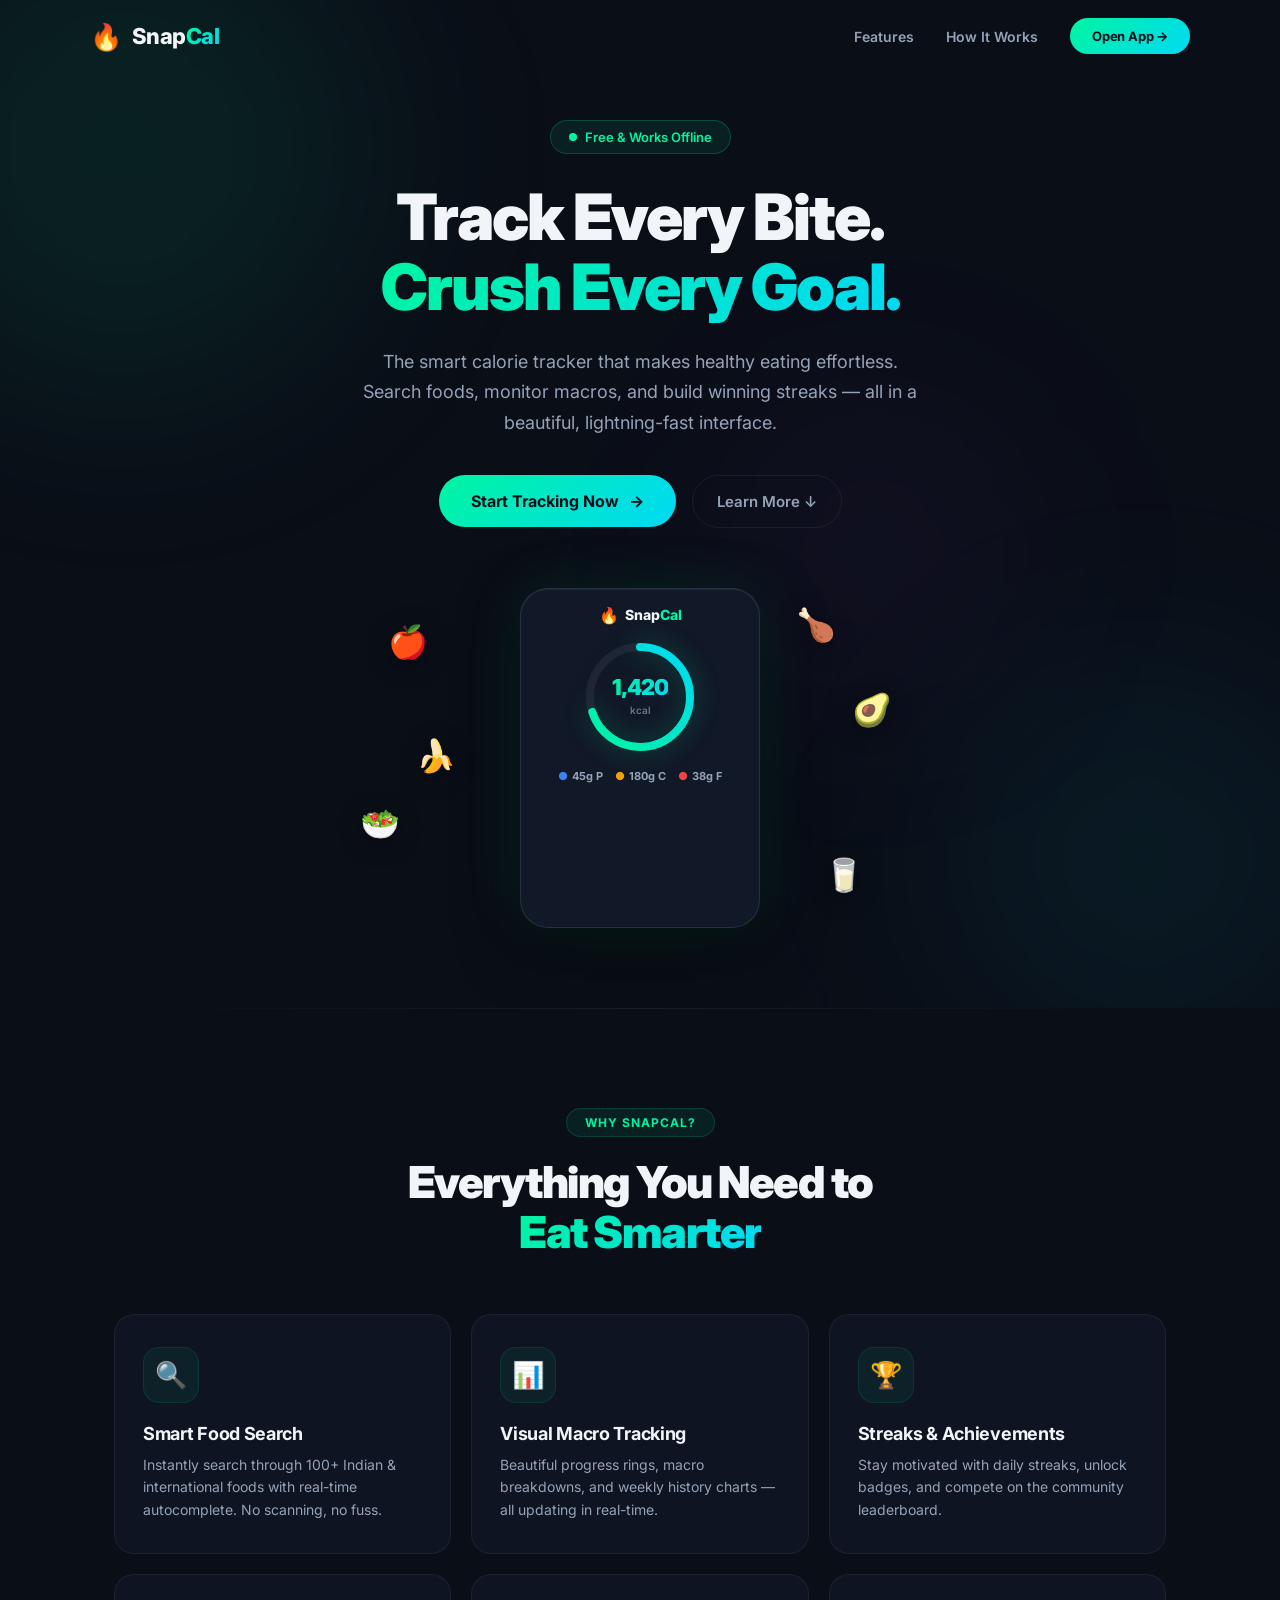
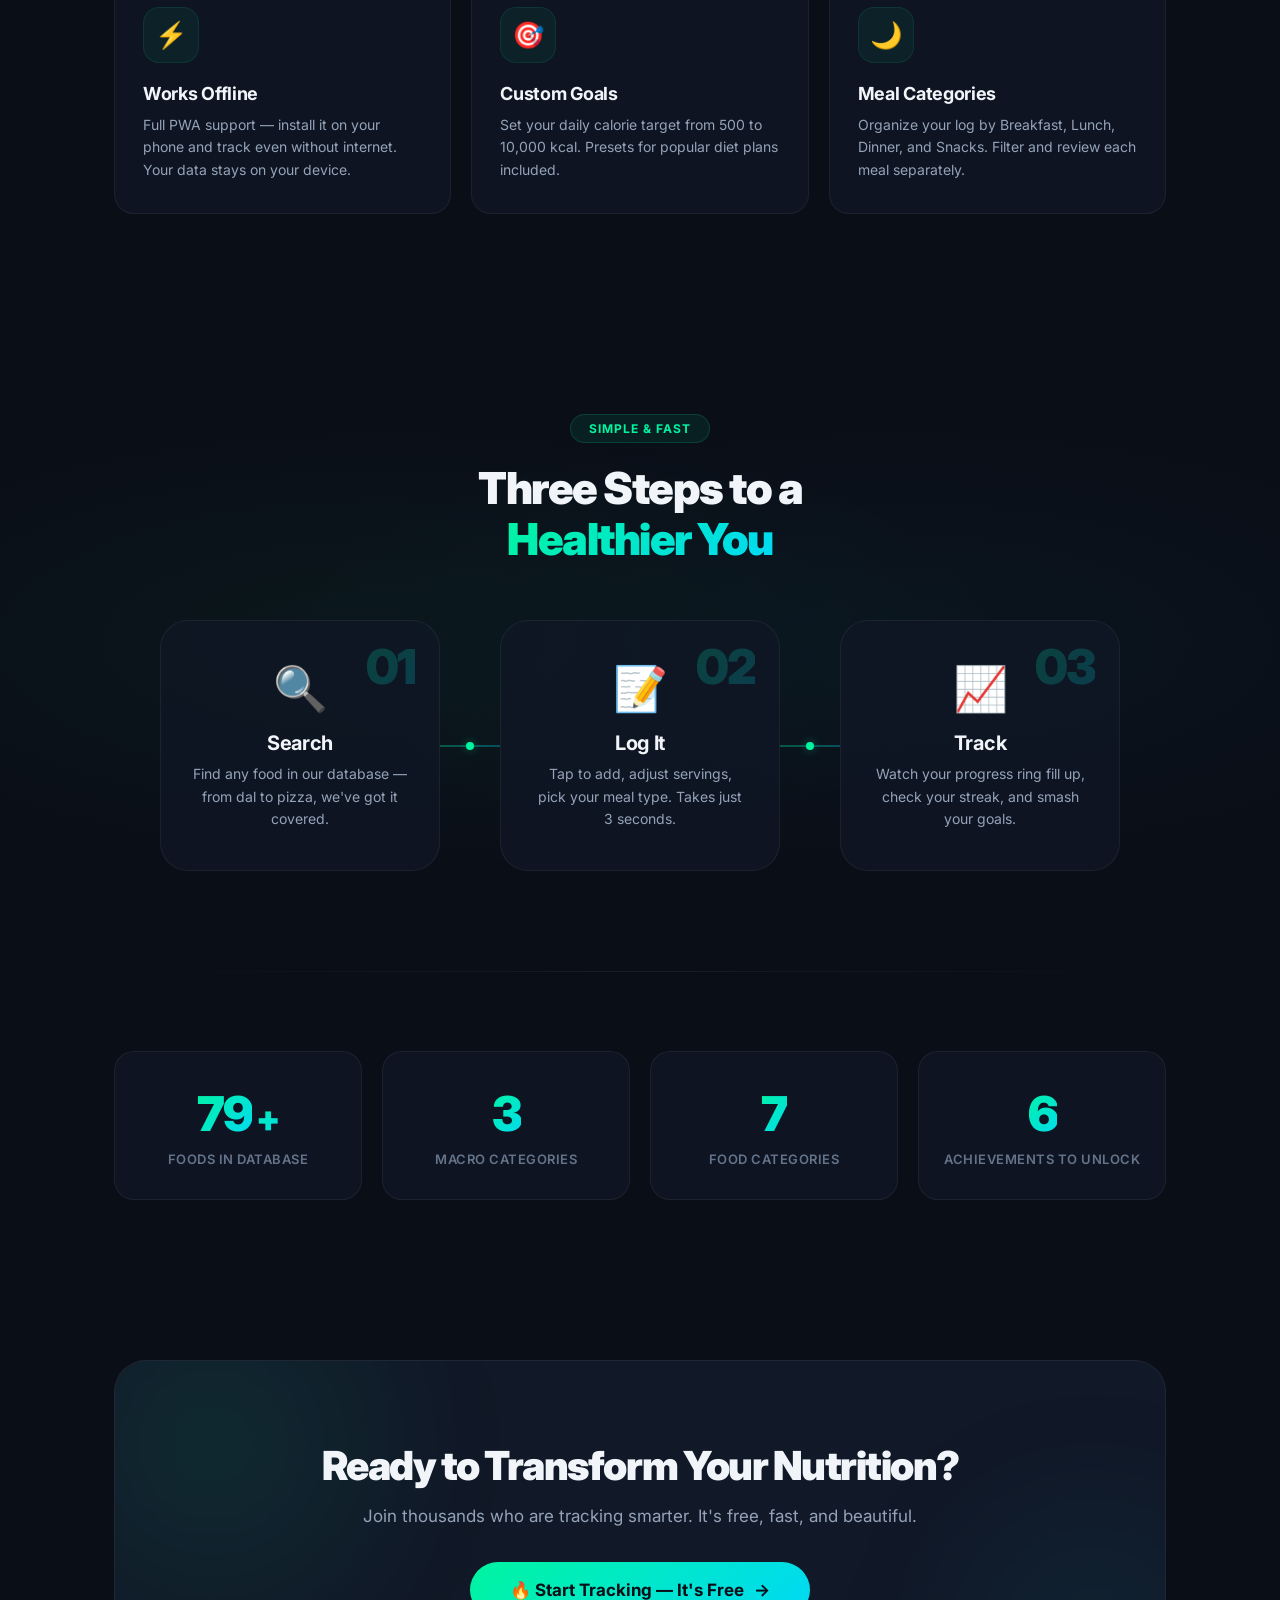
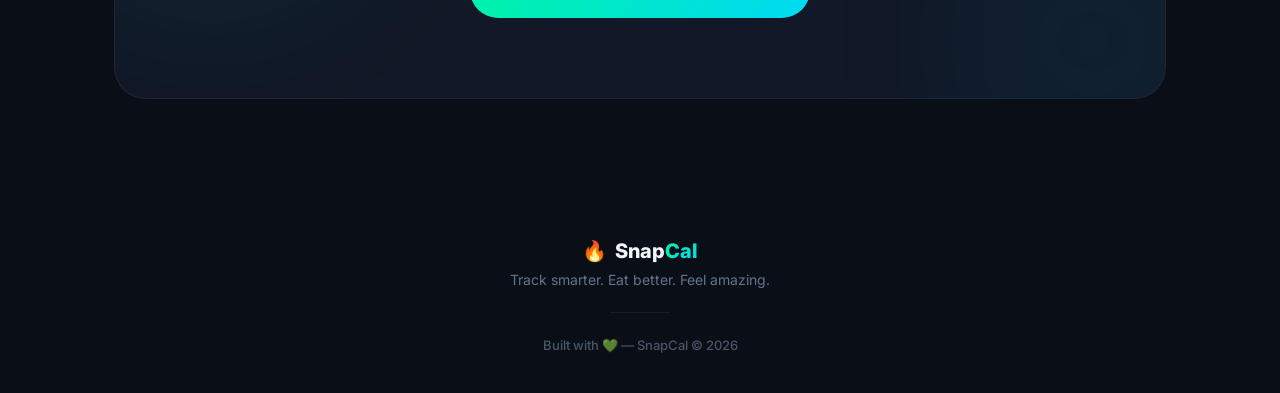
<file: templates/landing.html>
<!DOCTYPE html>
<html lang="en">

<head>
    <meta charset="UTF-8">
    <meta name="viewport" content="width=device-width, initial-scale=1.0">
    <title>SnapCal — Smart Calorie Tracker | Track Every Bite</title>
    <meta name="description"
        content="SnapCal helps you track calories effortlessly. Search 100+ foods, monitor macros, and crush your health goals with beautiful visual tracking.">
    <meta name="theme-color" content="#0a0e17">

    <link rel="preconnect" href="https://fonts.googleapis.com">
    <link rel="preconnect" href="https://fonts.gstatic.com" crossorigin>
    <link href="https://fonts.googleapis.com/css2?family=Inter:wght@300;400;500;600;700;800;900&display=swap"
        rel="stylesheet">
    <link rel="stylesheet" href="/static/css/landing.css">
    <link rel="icon" type="image/png" href="/static/icons/icon-192.png">
</head>

<body>
    <!-- ===== NAVBAR ===== -->
    <nav class="landing-nav" id="landingNav">
        <div class="nav-inner">
            <div class="nav-logo">
                <span class="nav-logo-icon">🔥</span>
                <span class="nav-logo-text">Snap<span class="gradient-text">Cal</span></span>
            </div>
            <div class="nav-links">
                <a href="#features">Features</a>
                <a href="#how-it-works">How It Works</a>
                <a href="/tracker" class="nav-cta">Open App →</a>
            </div>
        </div>
    </nav>

    <!-- ===== HERO SECTION ===== -->
    <section class="hero" id="hero">
        <!-- Animated background orbs -->
        <div class="hero-orb hero-orb-1"></div>
        <div class="hero-orb hero-orb-2"></div>
        <div class="hero-orb hero-orb-3"></div>

        <div class="hero-content">
            <div class="hero-badge reveal">
                <span class="hero-badge-dot"></span>
                <span>Free & Works Offline</span>
            </div>
            <h1 class="hero-title reveal">
                Track Every Bite.<br>
                <span class="gradient-text-large">Crush Every Goal.</span>
            </h1>
            <p class="hero-subtitle reveal">
                The smart calorie tracker that makes healthy eating effortless.
                Search foods, monitor macros, and build winning streaks — all
                in a beautiful, lightning-fast interface.
            </p>
            <div class="hero-actions reveal">
                <a href="/tracker" class="btn-primary" id="heroCta">
                    <span>Start Tracking Now</span>
                    <span class="btn-arrow">→</span>
                </a>
                <a href="#features" class="btn-secondary">
                    Learn More ↓
                </a>
            </div>

            <!-- Hero visual: floating food emojis -->
            <div class="hero-visual reveal">
                <div class="hero-phone">
                    <div class="phone-screen">
                        <div class="phone-header">
                            <span>🔥</span>
                            <span class="phone-title">Snap<span style="color: #00f5a0;">Cal</span></span>
                        </div>
                        <div class="phone-ring">
                            <svg viewBox="0 0 120 120">
                                <circle cx="60" cy="60" r="50" fill="none" stroke="rgba(255,255,255,0.06)"
                                    stroke-width="8" />
                                <circle cx="60" cy="60" r="50" fill="none" stroke="url(#miniGrad)" stroke-width="8"
                                    stroke-linecap="round" stroke-dasharray="314" stroke-dashoffset="94"
                                    transform="rotate(-90 60 60)" />
                                <defs>
                                    <linearGradient id="miniGrad" x1="0%" y1="0%" x2="100%" y2="100%">
                                        <stop offset="0%" style="stop-color:#00f5a0" />
                                        <stop offset="100%" style="stop-color:#00d9f5" />
                                    </linearGradient>
                                </defs>
                            </svg>
                            <div class="phone-ring-text">
                                <span class="phone-cal">1,420</span>
                                <span class="phone-label">kcal</span>
                            </div>
                        </div>
                        <div class="phone-macros">
                            <div class="phone-macro"><span style="color:#3b82f6;">●</span> 45g P</div>
                            <div class="phone-macro"><span style="color:#f59e0b;">●</span> 180g C</div>
                            <div class="phone-macro"><span style="color:#ef4444;">●</span> 38g F</div>
                        </div>
                    </div>
                </div>

                <!-- Floating food emojis around phone -->
                <span class="floating-emoji emoji-1">🍎</span>
                <span class="floating-emoji emoji-2">🥑</span>
                <span class="floating-emoji emoji-3">🥗</span>
                <span class="floating-emoji emoji-4">🍗</span>
                <span class="floating-emoji emoji-5">🥛</span>
                <span class="floating-emoji emoji-6">🍌</span>
            </div>
        </div>
    </section>

    <!-- ===== FEATURES SECTION ===== -->
    <section class="features" id="features">
        <div class="section-container">
            <div class="section-header reveal">
                <span class="section-tag">Why SnapCal?</span>
                <h2 class="section-heading">Everything You Need to<br><span class="gradient-text-large">Eat
                        Smarter</span></h2>
            </div>

            <div class="features-grid">
                <div class="feature-card reveal" style="--delay: 0s">
                    <div class="feature-icon-wrapper">
                        <span class="feature-icon">🔍</span>
                    </div>
                    <h3>Smart Food Search</h3>
                    <p>Instantly search through 100+ Indian & international foods with real-time autocomplete. No
                        scanning, no fuss.</p>
                </div>

                <div class="feature-card reveal" style="--delay: 0.15s">
                    <div class="feature-icon-wrapper">
                        <span class="feature-icon">📊</span>
                    </div>
                    <h3>Visual Macro Tracking</h3>
                    <p>Beautiful progress rings, macro breakdowns, and weekly history charts — all updating in
                        real-time.</p>
                </div>

                <div class="feature-card reveal" style="--delay: 0.3s">
                    <div class="feature-icon-wrapper">
                        <span class="feature-icon">🏆</span>
                    </div>
                    <h3>Streaks & Achievements</h3>
                    <p>Stay motivated with daily streaks, unlock badges, and compete on the community leaderboard.</p>
                </div>

                <div class="feature-card reveal" style="--delay: 0.45s">
                    <div class="feature-icon-wrapper">
                        <span class="feature-icon">⚡</span>
                    </div>
                    <h3>Works Offline</h3>
                    <p>Full PWA support — install it on your phone and track even without internet. Your data stays on
                        your device.</p>
                </div>

                <div class="feature-card reveal" style="--delay: 0.6s">
                    <div class="feature-icon-wrapper">
                        <span class="feature-icon">🎯</span>
                    </div>
                    <h3>Custom Goals</h3>
                    <p>Set your daily calorie target from 500 to 10,000 kcal. Presets for popular diet plans included.
                    </p>
                </div>

                <div class="feature-card reveal" style="--delay: 0.75s">
                    <div class="feature-icon-wrapper">
                        <span class="feature-icon">🌙</span>
                    </div>
                    <h3>Meal Categories</h3>
                    <p>Organize your log by Breakfast, Lunch, Dinner, and Snacks. Filter and review each meal
                        separately.</p>
                </div>
            </div>
        </div>
    </section>

    <!-- ===== HOW IT WORKS ===== -->
    <section class="how-it-works" id="how-it-works">
        <div class="section-container">
            <div class="section-header reveal">
                <span class="section-tag">Simple & Fast</span>
                <h2 class="section-heading">Three Steps to a<br><span class="gradient-text-large">Healthier
                        You</span></h2>
            </div>

            <div class="steps-grid">
                <div class="step-card reveal" style="--delay: 0s">
                    <div class="step-number">01</div>
                    <div class="step-emoji">🔍</div>
                    <h3>Search</h3>
                    <p>Find any food in our database — from dal to pizza, we've got it covered.</p>
                </div>

                <div class="step-connector reveal">
                    <div class="connector-line"></div>
                    <div class="connector-dot"></div>
                </div>

                <div class="step-card reveal" style="--delay: 0.2s">
                    <div class="step-number">02</div>
                    <div class="step-emoji">📝</div>
                    <h3>Log It</h3>
                    <p>Tap to add, adjust servings, pick your meal type. Takes just 3 seconds.</p>
                </div>

                <div class="step-connector reveal">
                    <div class="connector-line"></div>
                    <div class="connector-dot"></div>
                </div>

                <div class="step-card reveal" style="--delay: 0.4s">
                    <div class="step-number">03</div>
                    <div class="step-emoji">📈</div>
                    <h3>Track</h3>
                    <p>Watch your progress ring fill up, check your streak, and smash your goals.</p>
                </div>
            </div>
        </div>
    </section>

    <!-- ===== STATS SECTION ===== -->
    <section class="stats-section" id="stats">
        <div class="section-container">
            <div class="stats-grid">
                <div class="stat-item reveal" style="--delay: 0s">
                    <div class="stat-number" data-target="100">0</div>
                    <div class="stat-suffix">+</div>
                    <div class="stat-label">Foods in Database</div>
                </div>
                <div class="stat-item reveal" style="--delay: 0.1s">
                    <div class="stat-number" data-target="4">0</div>
                    <div class="stat-suffix"></div>
                    <div class="stat-label">Macro Categories</div>
                </div>
                <div class="stat-item reveal" style="--delay: 0.2s">
                    <div class="stat-number" data-target="9">0</div>
                    <div class="stat-suffix"></div>
                    <div class="stat-label">Food Categories</div>
                </div>
                <div class="stat-item reveal" style="--delay: 0.3s">
                    <div class="stat-number" data-target="8">0</div>
                    <div class="stat-suffix"></div>
                    <div class="stat-label">Achievements to Unlock</div>
                </div>
            </div>
        </div>
    </section>

    <!-- ===== FINAL CTA ===== -->
    <section class="final-cta" id="finalCta">
        <div class="section-container">
            <div class="cta-card reveal">
                <div class="cta-orb cta-orb-1"></div>
                <div class="cta-orb cta-orb-2"></div>
                <div class="cta-content">
                    <h2>Ready to Transform Your Nutrition?</h2>
                    <p>Join thousands who are tracking smarter. It's free, fast, and beautiful.</p>
                    <a href="/tracker" class="btn-primary btn-large">
                        <span>🔥 Start Tracking — It's Free</span>
                        <span class="btn-arrow">→</span>
                    </a>
                </div>
            </div>
        </div>
    </section>

    <!-- ===== FOOTER ===== -->
    <footer class="landing-footer">
        <div class="footer-inner">
            <div class="footer-logo">
                <span>🔥</span>
                <span>Snap<span class="gradient-text">Cal</span></span>
            </div>
            <p class="footer-tagline">Track smarter. Eat better. Feel amazing.</p>
            <div class="footer-divider"></div>
            <p class="footer-copy">Built with 💚 — SnapCal © 2026</p>
        </div>
    </footer>

    <script src="/static/js/landing.js"></script>
</body>

</html>
</file>
<file: static/css/landing.css>
/* ===== CSS RESET & VARIABLES ===== */
*,
*::before,
*::after {
    margin: 0;
    padding: 0;
    box-sizing: border-box;
}

:root {
    --bg-primary: #0a0e17;
    --bg-secondary: #111827;
    --bg-card: rgba(17, 24, 39, 0.7);
    --bg-glass: rgba(255, 255, 255, 0.03);
    --border-glass: rgba(255, 255, 255, 0.06);

    --text-primary: #f1f5f9;
    --text-secondary: #94a3b8;
    --text-muted: #64748b;

    --accent-green: #00f5a0;
    --accent-cyan: #00d9f5;
    --accent-purple: #a855f7;
    --accent-orange: #f97316;
    --accent-pink: #ec4899;

    --gradient-primary: linear-gradient(135deg, #00f5a0, #00d9f5);
    --gradient-warm: linear-gradient(135deg, #f97316, #ec4899);
    --gradient-cool: linear-gradient(135deg, #a855f7, #3b82f6);

    --shadow-sm: 0 2px 8px rgba(0, 0, 0, 0.3);
    --shadow-md: 0 4px 20px rgba(0, 0, 0, 0.4);
    --shadow-lg: 0 8px 40px rgba(0, 0, 0, 0.5);
    --shadow-glow: 0 0 40px rgba(0, 245, 160, 0.2);

    --radius-sm: 8px;
    --radius-md: 12px;
    --radius-lg: 20px;
    --radius-xl: 28px;

    --font: 'Inter', -apple-system, BlinkMacSystemFont, sans-serif;
    --transition: 0.3s cubic-bezier(0.4, 0, 0.2, 1);
}

html {
    scroll-behavior: smooth;
}

body {
    font-family: var(--font);
    background: var(--bg-primary);
    color: var(--text-primary);
    min-height: 100vh;
    overflow-x: hidden;
}

/* ===== REVEAL ANIMATION ===== */
.reveal {
    opacity: 0;
    transform: translateY(40px);
    transition: opacity 0.8s cubic-bezier(0.4, 0, 0.2, 1),
        transform 0.8s cubic-bezier(0.4, 0, 0.2, 1);
    transition-delay: var(--delay, 0s);
}

.reveal.active {
    opacity: 1;
    transform: translateY(0);
}

/* ===== GRADIENT TEXTS ===== */
.gradient-text {
    background: var(--gradient-primary);
    -webkit-background-clip: text;
    -webkit-text-fill-color: transparent;
    background-clip: text;
}

.gradient-text-large {
    background: var(--gradient-primary);
    -webkit-background-clip: text;
    -webkit-text-fill-color: transparent;
    background-clip: text;
}

/* ===== NAVBAR ===== */
.landing-nav {
    position: fixed;
    top: 0;
    left: 0;
    right: 0;
    z-index: 1000;
    padding: 0 24px;
    transition: var(--transition);
    background: transparent;
}

.landing-nav.scrolled {
    background: rgba(10, 14, 23, 0.85);
    backdrop-filter: blur(20px) saturate(180%);
    -webkit-backdrop-filter: blur(20px) saturate(180%);
    border-bottom: 1px solid var(--border-glass);
}

.nav-inner {
    max-width: 1100px;
    margin: 0 auto;
    display: flex;
    justify-content: space-between;
    align-items: center;
    padding: 18px 0;
}

.nav-logo {
    display: flex;
    align-items: center;
    gap: 10px;
    font-size: 22px;
    font-weight: 800;
    letter-spacing: -0.5px;
}

.nav-logo-icon {
    font-size: 26px;
    animation: flame 1.5s ease-in-out infinite alternate;
}

@keyframes flame {
    0% {
        transform: scale(1) rotate(-3deg);
    }

    100% {
        transform: scale(1.1) rotate(3deg);
    }
}

.nav-links {
    display: flex;
    align-items: center;
    gap: 32px;
}

.nav-links a {
    text-decoration: none;
    color: var(--text-secondary);
    font-size: 14px;
    font-weight: 600;
    transition: var(--transition);
}

.nav-links a:hover {
    color: var(--text-primary);
}

.nav-cta {
    background: var(--gradient-primary) !important;
    -webkit-background-clip: initial !important;
    -webkit-text-fill-color: initial !important;
    background-clip: initial !important;
    color: #0a0e17 !important;
    padding: 10px 22px !important;
    border-radius: 100px;
    font-weight: 700 !important;
    font-size: 13px !important;
    letter-spacing: -0.2px;
    transition: var(--transition);
}

.nav-cta:hover {
    transform: translateY(-1px);
    box-shadow: var(--shadow-glow);
}

/* ===== HERO SECTION ===== */
.hero {
    position: relative;
    min-height: 100vh;
    display: flex;
    align-items: center;
    justify-content: center;
    padding: 120px 24px 80px;
    overflow: hidden;
}

.hero-orb {
    position: absolute;
    border-radius: 50%;
    filter: blur(100px);
    pointer-events: none;
    animation: float 8s ease-in-out infinite;
}

.hero-orb-1 {
    width: 500px;
    height: 500px;
    background: rgba(0, 245, 160, 0.08);
    top: -10%;
    left: -10%;
    animation-delay: 0s;
}

.hero-orb-2 {
    width: 400px;
    height: 400px;
    background: rgba(0, 217, 245, 0.06);
    bottom: -5%;
    right: -5%;
    animation-delay: -3s;
}

.hero-orb-3 {
    width: 300px;
    height: 300px;
    background: rgba(168, 85, 247, 0.05);
    top: 40%;
    right: 20%;
    animation-delay: -5s;
}

@keyframes float {

    0%,
    100% {
        transform: translate(0, 0) scale(1);
    }

    33% {
        transform: translate(30px, -30px) scale(1.05);
    }

    66% {
        transform: translate(-20px, 20px) scale(0.95);
    }
}

.hero-content {
    max-width: 800px;
    text-align: center;
    position: relative;
    z-index: 1;
}

.hero-badge {
    display: inline-flex;
    align-items: center;
    gap: 8px;
    background: rgba(0, 245, 160, 0.08);
    border: 1px solid rgba(0, 245, 160, 0.2);
    padding: 8px 18px;
    border-radius: 100px;
    font-size: 13px;
    font-weight: 600;
    color: var(--accent-green);
    margin-bottom: 28px;
}

.hero-badge-dot {
    width: 8px;
    height: 8px;
    border-radius: 50%;
    background: var(--accent-green);
    animation: pulse-dot 2s ease-in-out infinite;
}

@keyframes pulse-dot {

    0%,
    100% {
        opacity: 1;
        transform: scale(1);
    }

    50% {
        opacity: 0.5;
        transform: scale(0.8);
    }
}

.hero-title {
    font-size: clamp(36px, 6vw, 64px);
    font-weight: 900;
    line-height: 1.1;
    letter-spacing: -2px;
    margin-bottom: 24px;
}

.hero-subtitle {
    font-size: clamp(15px, 2vw, 18px);
    color: var(--text-secondary);
    line-height: 1.7;
    max-width: 560px;
    margin: 0 auto 36px;
    font-weight: 400;
}

.hero-actions {
    display: flex;
    gap: 16px;
    justify-content: center;
    align-items: center;
    flex-wrap: wrap;
    margin-bottom: 60px;
}

/* ===== BUTTONS ===== */
.btn-primary {
    display: inline-flex;
    align-items: center;
    gap: 10px;
    background: var(--gradient-primary);
    color: #0a0e17;
    padding: 16px 32px;
    border-radius: 100px;
    font-size: 16px;
    font-weight: 700;
    text-decoration: none;
    transition: var(--transition);
    font-family: var(--font);
    position: relative;
    overflow: hidden;
}

.btn-primary::before {
    content: '';
    position: absolute;
    inset: 0;
    background: linear-gradient(135deg, rgba(255, 255, 255, 0.2), transparent);
    opacity: 0;
    transition: var(--transition);
}

.btn-primary:hover {
    transform: translateY(-2px);
    box-shadow: 0 0 50px rgba(0, 245, 160, 0.3), 0 0 100px rgba(0, 217, 245, 0.15);
}

.btn-primary:hover::before {
    opacity: 1;
}

.btn-primary:active {
    transform: scale(0.98);
}

.btn-arrow {
    transition: transform 0.3s;
}

.btn-primary:hover .btn-arrow {
    transform: translateX(4px);
}

.btn-secondary {
    color: var(--text-secondary);
    text-decoration: none;
    font-size: 15px;
    font-weight: 600;
    padding: 16px 24px;
    border-radius: 100px;
    transition: var(--transition);
    border: 1px solid var(--border-glass);
}

.btn-secondary:hover {
    color: var(--text-primary);
    background: rgba(255, 255, 255, 0.04);
    border-color: rgba(255, 255, 255, 0.12);
}

.btn-large {
    padding: 18px 40px;
    font-size: 17px;
}

/* ===== HERO PHONE VISUAL ===== */
.hero-visual {
    position: relative;
    display: flex;
    justify-content: center;
    align-items: center;
    margin-top: 20px;
}

.hero-phone {
    width: 240px;
    height: 340px;
    background: var(--bg-secondary);
    border: 1px solid rgba(255, 255, 255, 0.1);
    border-radius: 28px;
    padding: 16px;
    position: relative;
    box-shadow:
        0 0 60px rgba(0, 245, 160, 0.1),
        0 20px 60px rgba(0, 0, 0, 0.5),
        inset 0 1px 0 rgba(255, 255, 255, 0.05);
}

.phone-screen {
    height: 100%;
    display: flex;
    flex-direction: column;
    align-items: center;
    gap: 12px;
}

.phone-header {
    display: flex;
    align-items: center;
    gap: 6px;
    font-size: 16px;
    font-weight: 800;
}

.phone-title {
    font-size: 14px;
}

.phone-ring {
    position: relative;
    width: 120px;
    height: 120px;
}

.phone-ring svg {
    width: 100%;
    height: 100%;
    filter: drop-shadow(0 0 12px rgba(0, 245, 160, 0.3));
}

.phone-ring-text {
    position: absolute;
    top: 50%;
    left: 50%;
    transform: translate(-50%, -50%);
    text-align: center;
}

.phone-cal {
    display: block;
    font-size: 22px;
    font-weight: 900;
    background: var(--gradient-primary);
    -webkit-background-clip: text;
    -webkit-text-fill-color: transparent;
    background-clip: text;
    letter-spacing: -1px;
    line-height: 1;
}

.phone-label {
    font-size: 10px;
    color: var(--text-muted);
    font-weight: 600;
}

.phone-macros {
    display: flex;
    gap: 12px;
    font-size: 11px;
    font-weight: 700;
    color: var(--text-secondary);
}

.phone-macro {
    display: flex;
    align-items: center;
    gap: 4px;
}

/* Floating emojis */
.floating-emoji {
    position: absolute;
    font-size: 32px;
    animation: floatEmoji 6s ease-in-out infinite;
    filter: drop-shadow(0 4px 12px rgba(0, 0, 0, 0.4));
}

.emoji-1 {
    top: 10%;
    left: 5%;
    animation-delay: 0s;
}

.emoji-2 {
    top: 30%;
    right: 5%;
    animation-delay: -1s;
}

.emoji-3 {
    bottom: 25%;
    left: 0%;
    animation-delay: -2s;
}

.emoji-4 {
    top: 5%;
    right: 15%;
    animation-delay: -3s;
}

.emoji-5 {
    bottom: 10%;
    right: 10%;
    animation-delay: -4s;
}

.emoji-6 {
    bottom: 45%;
    left: 10%;
    animation-delay: -5s;
}

@keyframes floatEmoji {

    0%,
    100% {
        transform: translateY(0) rotate(0deg);
    }

    25% {
        transform: translateY(-15px) rotate(5deg);
    }

    75% {
        transform: translateY(10px) rotate(-5deg);
    }
}

/* ===== SECTION COMMON ===== */
.section-container {
    max-width: 1100px;
    margin: 0 auto;
    padding: 0 24px;
}

.section-header {
    text-align: center;
    margin-bottom: 56px;
}

.section-tag {
    display: inline-block;
    background: rgba(0, 245, 160, 0.08);
    border: 1px solid rgba(0, 245, 160, 0.15);
    color: var(--accent-green);
    padding: 6px 18px;
    border-radius: 100px;
    font-size: 12px;
    font-weight: 700;
    text-transform: uppercase;
    letter-spacing: 1px;
    margin-bottom: 20px;
}

.section-heading {
    font-size: clamp(28px, 4vw, 44px);
    font-weight: 900;
    line-height: 1.15;
    letter-spacing: -1.5px;
}

/* ===== FEATURES ===== */
.features {
    padding: 100px 0;
    position: relative;
}

.features::before {
    content: '';
    position: absolute;
    top: 0;
    left: 50%;
    transform: translateX(-50%);
    width: 80%;
    height: 1px;
    background: linear-gradient(90deg, transparent, var(--border-glass), transparent);
}

.features-grid {
    display: grid;
    grid-template-columns: repeat(3, 1fr);
    gap: 20px;
}

.feature-card {
    background: var(--bg-card);
    border: 1px solid var(--border-glass);
    border-radius: var(--radius-lg);
    padding: 32px 28px;
    transition: var(--transition);
    position: relative;
    overflow: hidden;
}

.feature-card::before {
    content: '';
    position: absolute;
    top: 0;
    left: 0;
    right: 0;
    height: 2px;
    background: var(--gradient-primary);
    transform: scaleX(0);
    transform-origin: left;
    transition: transform 0.5s cubic-bezier(0.4, 0, 0.2, 1);
}

.feature-card:hover {
    transform: translateY(-6px);
    border-color: rgba(255, 255, 255, 0.1);
    box-shadow: 0 20px 60px rgba(0, 0, 0, 0.3), 0 0 40px rgba(0, 245, 160, 0.05);
}

.feature-card:hover::before {
    transform: scaleX(1);
}

.feature-icon-wrapper {
    width: 56px;
    height: 56px;
    background: rgba(0, 245, 160, 0.06);
    border: 1px solid rgba(0, 245, 160, 0.1);
    border-radius: 16px;
    display: flex;
    align-items: center;
    justify-content: center;
    margin-bottom: 20px;
    transition: var(--transition);
}

.feature-card:hover .feature-icon-wrapper {
    background: rgba(0, 245, 160, 0.1);
    border-color: rgba(0, 245, 160, 0.2);
    transform: scale(1.05);
}

.feature-icon {
    font-size: 26px;
}

.feature-card h3 {
    font-size: 18px;
    font-weight: 700;
    margin-bottom: 10px;
    letter-spacing: -0.3px;
}

.feature-card p {
    font-size: 14px;
    color: var(--text-secondary);
    line-height: 1.6;
    font-weight: 400;
}

/* ===== HOW IT WORKS ===== */
.how-it-works {
    padding: 100px 0;
    position: relative;
    background-image:
        radial-gradient(ellipse at 30% 50%, rgba(0, 245, 160, 0.04) 0%, transparent 50%),
        radial-gradient(ellipse at 70% 50%, rgba(0, 217, 245, 0.03) 0%, transparent 50%);
}

.steps-grid {
    display: flex;
    align-items: center;
    justify-content: center;
    gap: 0;
}

.step-card {
    background: var(--bg-card);
    border: 1px solid var(--border-glass);
    border-radius: var(--radius-xl);
    padding: 40px 32px;
    text-align: center;
    flex: 1;
    max-width: 280px;
    position: relative;
    transition: var(--transition);
}

.step-card:hover {
    transform: translateY(-4px);
    border-color: rgba(0, 245, 160, 0.15);
    box-shadow: var(--shadow-md);
}

.step-number {
    font-size: 48px;
    font-weight: 900;
    background: var(--gradient-primary);
    -webkit-background-clip: text;
    -webkit-text-fill-color: transparent;
    background-clip: text;
    opacity: 0.2;
    position: absolute;
    top: 16px;
    right: 24px;
    letter-spacing: -2px;
}

.step-emoji {
    font-size: 44px;
    margin-bottom: 16px;
}

.step-card h3 {
    font-size: 20px;
    font-weight: 700;
    margin-bottom: 8px;
    letter-spacing: -0.3px;
}

.step-card p {
    font-size: 14px;
    color: var(--text-secondary);
    line-height: 1.6;
}

.step-connector {
    display: flex;
    align-items: center;
    width: 60px;
    position: relative;
}

.connector-line {
    width: 100%;
    height: 2px;
    background: linear-gradient(90deg, rgba(0, 245, 160, 0.3), rgba(0, 217, 245, 0.3));
}

.connector-dot {
    position: absolute;
    left: 50%;
    top: 50%;
    transform: translate(-50%, -50%);
    width: 8px;
    height: 8px;
    border-radius: 50%;
    background: var(--accent-green);
    box-shadow: 0 0 10px rgba(0, 245, 160, 0.4);
}

/* ===== STATS SECTION ===== */
.stats-section {
    padding: 80px 0;
    position: relative;
}

.stats-section::before {
    content: '';
    position: absolute;
    top: 0;
    left: 50%;
    transform: translateX(-50%);
    width: 80%;
    height: 1px;
    background: linear-gradient(90deg, transparent, var(--border-glass), transparent);
}

.stats-grid {
    display: grid;
    grid-template-columns: repeat(4, 1fr);
    gap: 20px;
}

.stat-item {
    text-align: center;
    padding: 32px 16px;
    background: var(--bg-card);
    border: 1px solid var(--border-glass);
    border-radius: var(--radius-lg);
    transition: var(--transition);
}

.stat-item:hover {
    transform: translateY(-4px);
    border-color: rgba(0, 245, 160, 0.15);
}

.stat-number {
    font-size: 48px;
    font-weight: 900;
    background: var(--gradient-primary);
    -webkit-background-clip: text;
    -webkit-text-fill-color: transparent;
    background-clip: text;
    letter-spacing: -2px;
    display: inline;
}

.stat-suffix {
    font-size: 36px;
    font-weight: 900;
    background: var(--gradient-primary);
    -webkit-background-clip: text;
    -webkit-text-fill-color: transparent;
    background-clip: text;
    display: inline;
}

.stat-label {
    font-size: 13px;
    color: var(--text-muted);
    font-weight: 600;
    text-transform: uppercase;
    letter-spacing: 0.5px;
    margin-top: 8px;
}

/* ===== FINAL CTA ===== */
.final-cta {
    padding: 80px 0 100px;
}

.cta-card {
    background: var(--bg-secondary);
    border: 1px solid var(--border-glass);
    border-radius: 32px;
    padding: 80px 40px;
    text-align: center;
    position: relative;
    overflow: hidden;
}

.cta-orb {
    position: absolute;
    border-radius: 50%;
    filter: blur(80px);
    pointer-events: none;
}

.cta-orb-1 {
    width: 300px;
    height: 300px;
    background: rgba(0, 245, 160, 0.08);
    top: -20%;
    left: -5%;
}

.cta-orb-2 {
    width: 250px;
    height: 250px;
    background: rgba(0, 217, 245, 0.06);
    bottom: -20%;
    right: -5%;
}

.cta-content {
    position: relative;
    z-index: 1;
}

.cta-content h2 {
    font-size: clamp(24px, 3.5vw, 40px);
    font-weight: 900;
    letter-spacing: -1.5px;
    margin-bottom: 16px;
}

.cta-content p {
    font-size: 17px;
    color: var(--text-secondary);
    margin-bottom: 36px;
    font-weight: 400;
}

/* ===== FOOTER ===== */
.landing-footer {
    padding: 40px 24px;
    text-align: center;
}

.footer-inner {
    max-width: 1100px;
    margin: 0 auto;
}

.footer-logo {
    display: inline-flex;
    align-items: center;
    gap: 8px;
    font-size: 20px;
    font-weight: 800;
    margin-bottom: 8px;
}

.footer-tagline {
    font-size: 14px;
    color: var(--text-muted);
    font-weight: 400;
}

.footer-divider {
    width: 60px;
    height: 1px;
    background: var(--border-glass);
    margin: 24px auto;
}

.footer-copy {
    font-size: 13px;
    color: var(--text-muted);
    font-weight: 500;
    opacity: 0.7;
}

/* ===== RESPONSIVE ===== */
@media (max-width: 900px) {
    .features-grid {
        grid-template-columns: repeat(2, 1fr);
    }

    .steps-grid {
        flex-direction: column;
        gap: 16px;
    }

    .step-connector {
        width: 2px;
        height: 40px;
        flex-direction: column;
    }

    .connector-line {
        width: 2px;
        height: 100%;
        background: linear-gradient(180deg, rgba(0, 245, 160, 0.3), rgba(0, 217, 245, 0.3));
    }

    .step-card {
        max-width: 400px;
        width: 100%;
    }

    .stats-grid {
        grid-template-columns: repeat(2, 1fr);
    }
}

@media (max-width: 640px) {
    .nav-links a:not(.nav-cta) {
        display: none;
    }

    .hero {
        padding: 100px 20px 60px;
    }

    .hero-title {
        letter-spacing: -1px;
    }

    .features-grid {
        grid-template-columns: 1fr;
    }

    .hero-phone {
        width: 200px;
        height: 290px;
    }

    .floating-emoji {
        font-size: 24px;
    }

    .cta-card {
        padding: 60px 24px;
        border-radius: 24px;
    }

    .stat-number {
        font-size: 36px;
    }

    .stat-suffix {
        font-size: 28px;
    }
}

/* ===== SCROLLBAR ===== */
::-webkit-scrollbar {
    width: 6px;
}

::-webkit-scrollbar-track {
    background: transparent;
}

::-webkit-scrollbar-thumb {
    background: rgba(255, 255, 255, 0.1);
    border-radius: 10px;
}

::-webkit-scrollbar-thumb:hover {
    background: rgba(255, 255, 255, 0.2);
}
</file>
